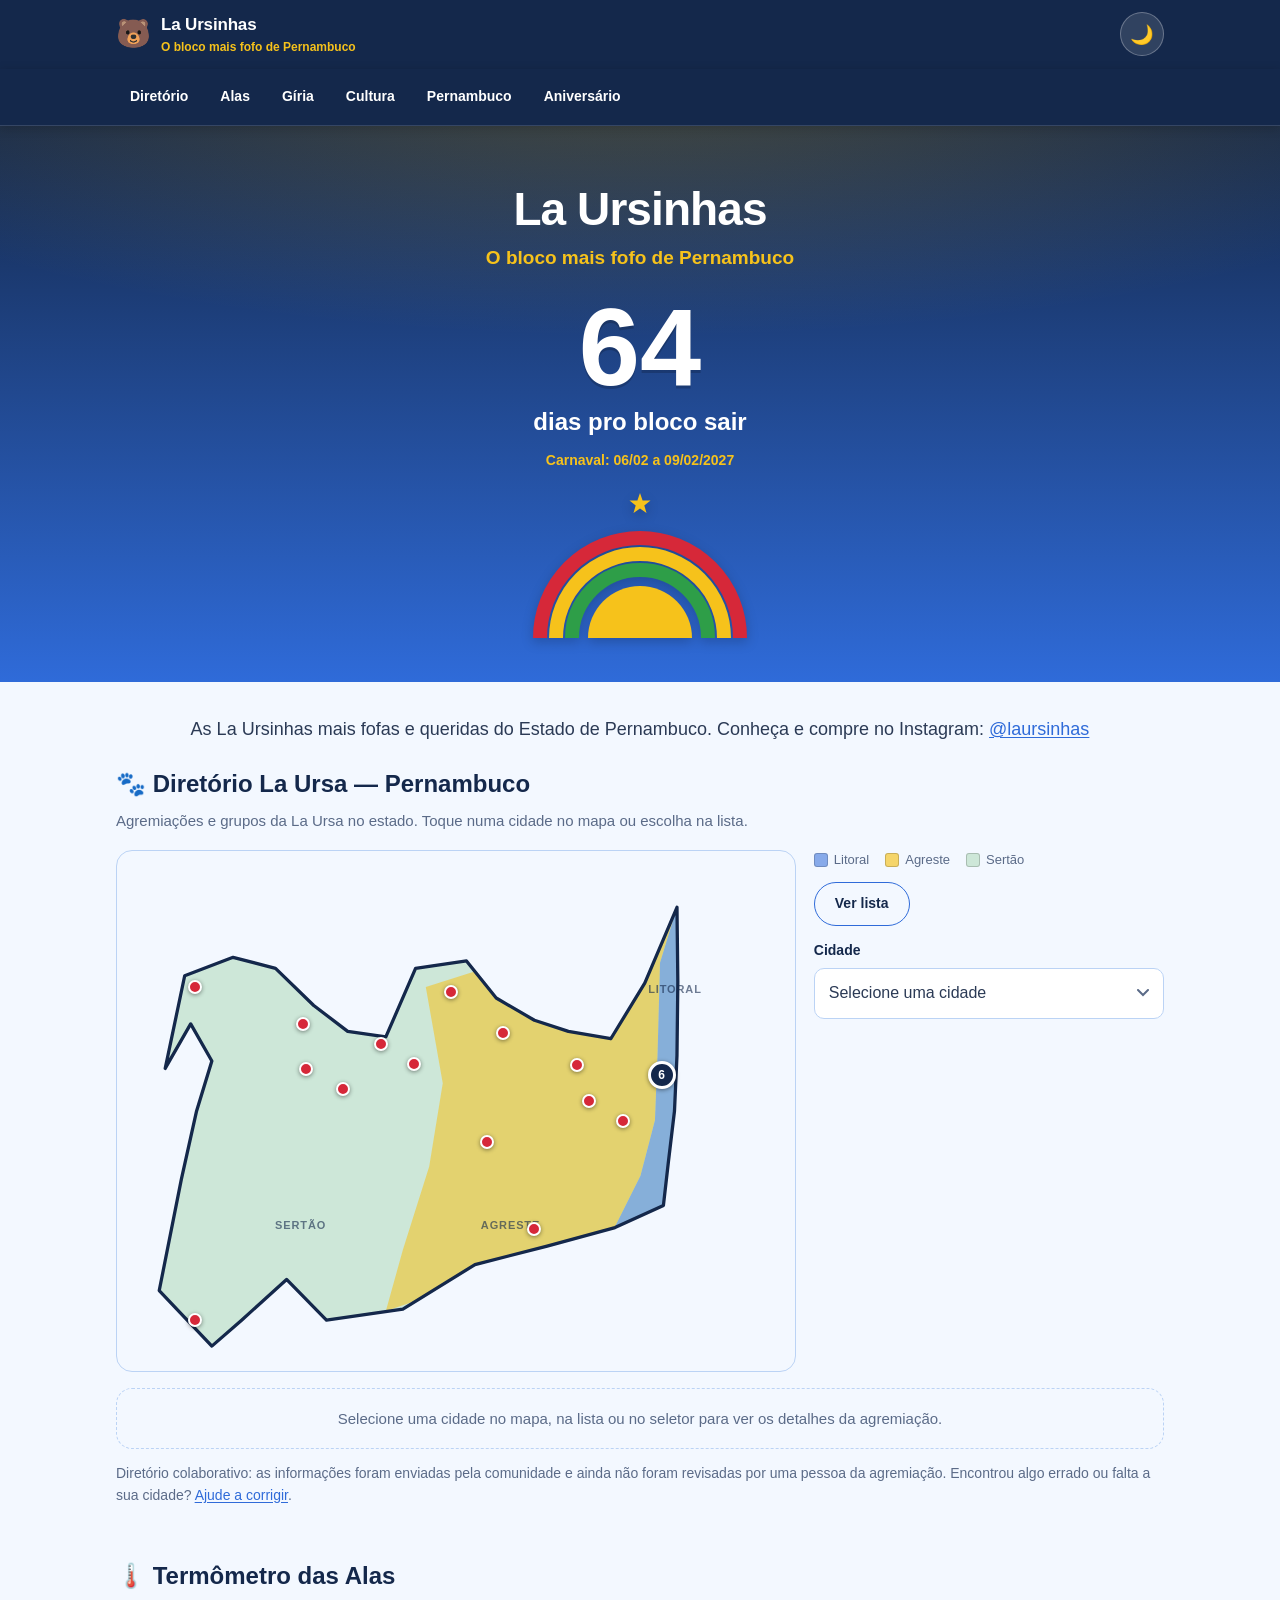
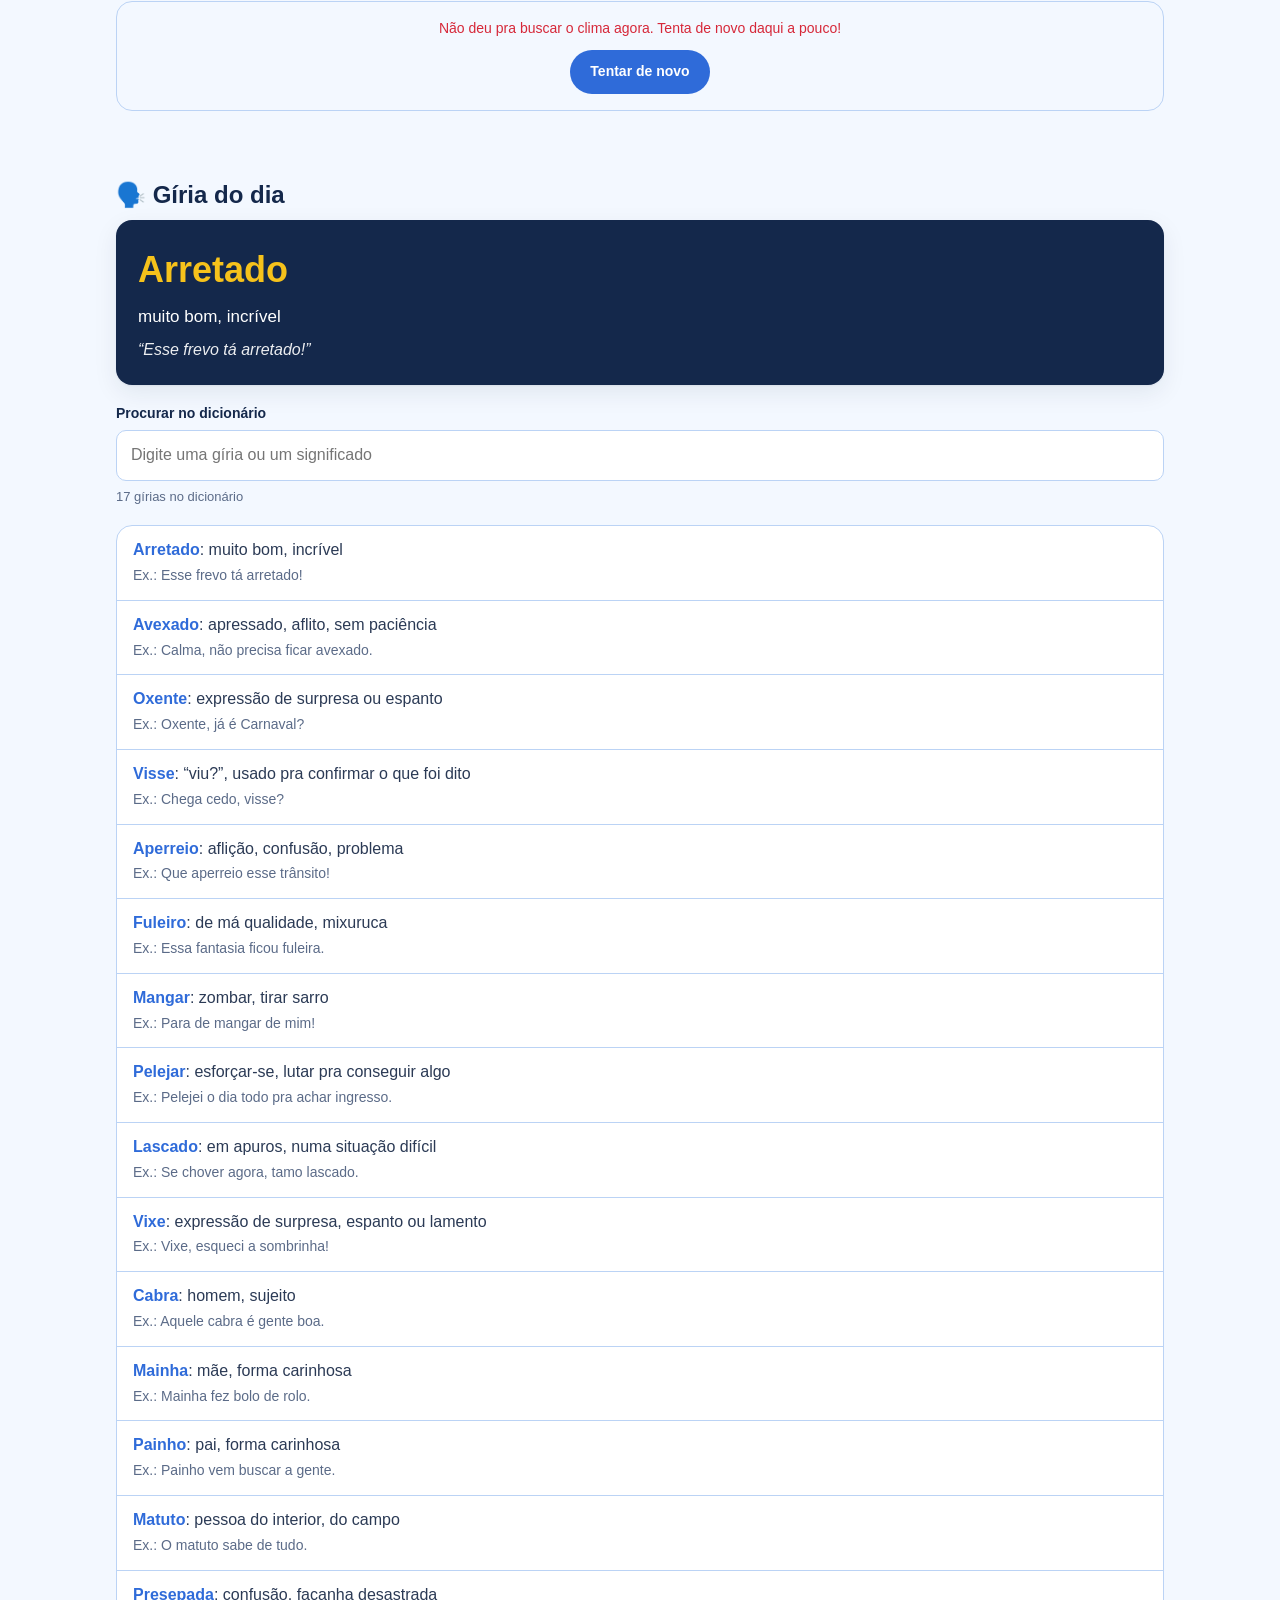
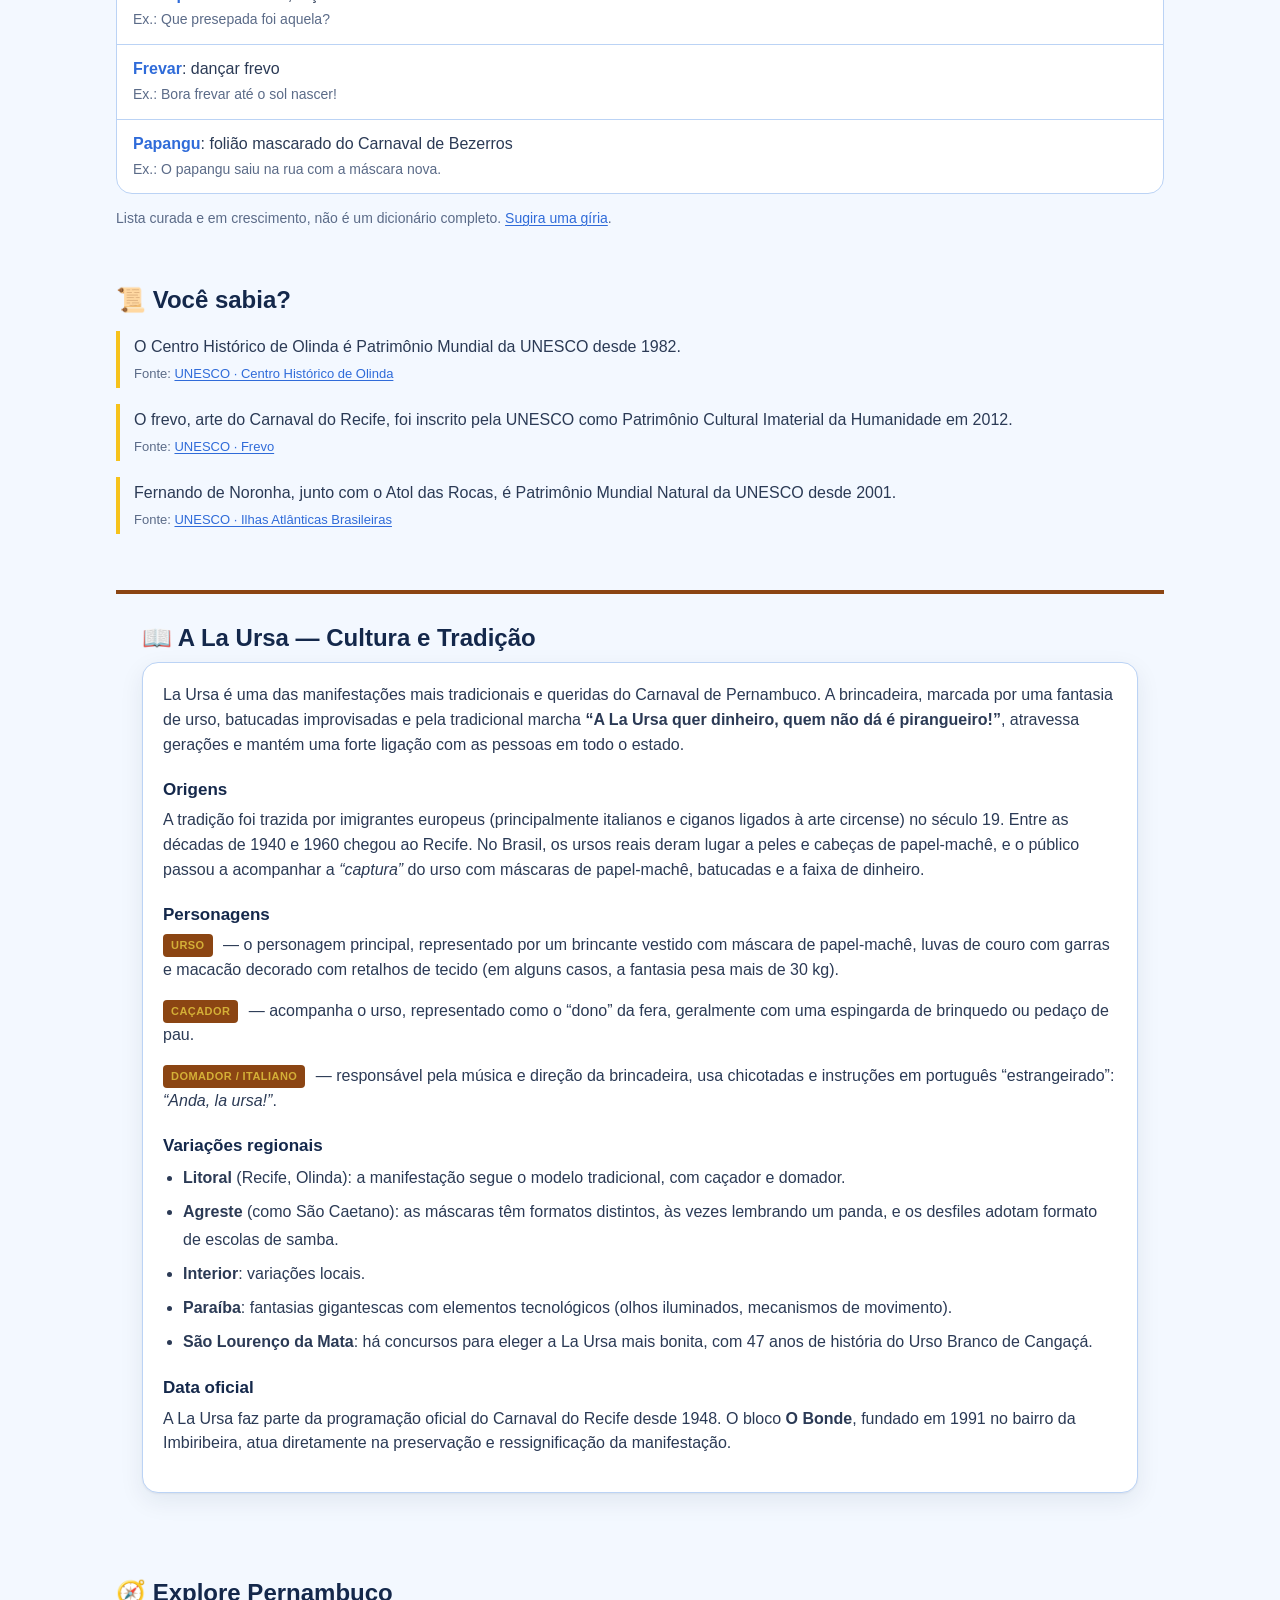
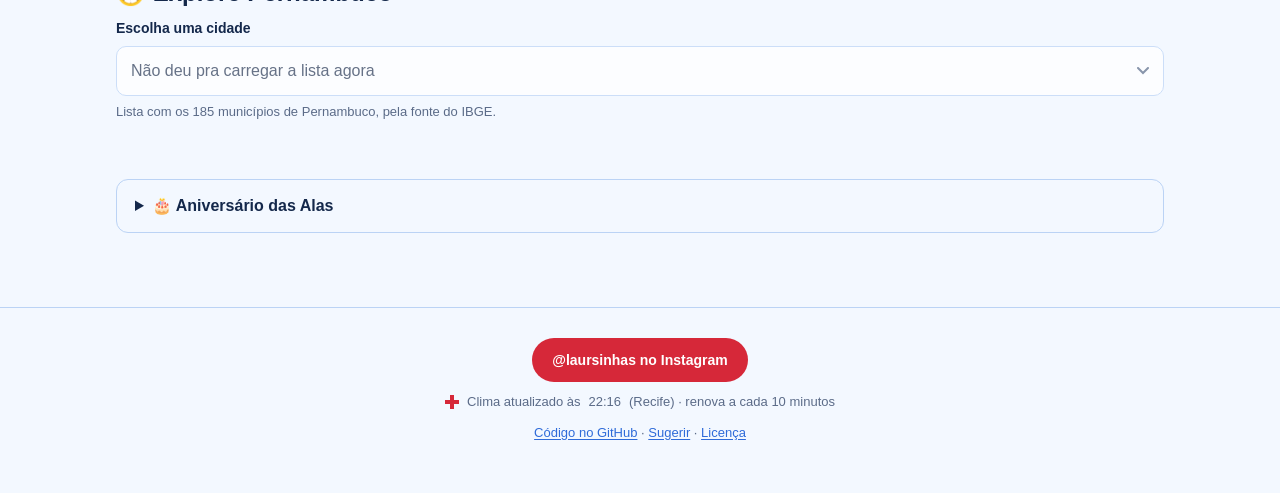
<file: index.html>
<!DOCTYPE html>
<html lang="pt-BR">
<head>
<meta charset="utf-8">
<meta name="viewport" content="width=device-width, initial-scale=1, viewport-fit=cover">
<title>La Ursinhas · O bloco mais fofo de Pernambuco</title>
<meta name="description" content="Contagem pro Carnaval, clima, gíria do dia e roteiros por Pernambuco, com La Ursa e o universo cultural do Carnaval pernambucano.">
<link rel="canonical" href="https://laursinhas.xyz/">
<link rel="icon" href="data:image/svg+xml,%3Csvg xmlns='http://www.w3.org/2000/svg' viewBox='0 0 100 100'%3E%3Ctext y='.9em' font-size='90'%3E%F0%9F%90%BB%3C/text%3E%3C/svg%3E">
<link rel="apple-touch-icon" href="assets/icon-180.png">
<link rel="manifest" href="site.webmanifest">
<meta name="theme-color" content="#2F6BD9" media="(prefers-color-scheme: light)">
<meta name="theme-color" content="#0E1726" media="(prefers-color-scheme: dark)">
<meta name="color-scheme" content="light dark">

<meta property="og:type" content="website">
<meta property="og:locale" content="pt_BR">
<meta property="og:site_name" content="La Ursinhas">
<meta property="og:url" content="https://laursinhas.xyz/">
<meta property="og:title" content="La Ursinhas · O bloco mais fofo de Pernambuco">
<meta property="og:description" content="Contagem pro Carnaval, clima, gíria do dia e roteiros por Pernambuco, com La Ursa.">
<meta property="og:image" content="https://laursinhas.xyz/assets/og.png">
<meta property="og:image:width" content="1200">
<meta property="og:image:height" content="630">
<meta property="og:image:alt" content="La Ursinhas — o bloco mais fofo de Pernambuco">
<meta name="twitter:card" content="summary_large_image">
<meta name="twitter:title" content="La Ursinhas · O bloco mais fofo de Pernambuco">
<meta name="twitter:description" content="Contagem pro Carnaval, clima, gíria do dia e roteiros por Pernambuco.">
<meta name="twitter:image" content="https://laursinhas.xyz/assets/og.png">

<link rel="preconnect" href="https://api.open-meteo.com" crossorigin>
<link rel="preconnect" href="https://geocoding-api.open-meteo.com" crossorigin>
<link rel="preconnect" href="https://servicodados.ibge.gov.br" crossorigin>
<link rel="stylesheet" href="assets/css/style.css">

<script type="application/ld+json">
{
  "@context": "https://schema.org",
  "@type": "WebSite",
  "name": "La Ursinhas",
  "alternateName": "La Ursa",
  "url": "https://laursinhas.xyz/",
  "description": "Contagem pro Carnaval, clima, gíria do dia e roteiros por Pernambuco, com La Ursa.",
  "inLanguage": "pt-BR",
  "image": "https://laursinhas.xyz/assets/og.png",
  "sameAs": ["https://instagram.com/laursinhas"],
  "publisher": {
    "@type": "Organization",
    "name": "La Ursinhas",
    "url": "https://laursinhas.xyz/",
    "sameAs": ["https://instagram.com/laursinhas"]
  }
}
</script>
</head>
<body>
<a class="pular-para-conteudo" href="#conteudo">Pular para o conteúdo</a>

<header class="cabecalho">
  <div class="cabecalho__interno">
    <p class="cabecalho__marca">
      <span class="cabecalho__urso" aria-hidden="true">🐻</span>
      <span>
        <span class="cabecalho__nome">La Ursinhas</span>
        <span class="cabecalho__selo">O bloco mais fofo de Pernambuco</span>
      </span>
    </p>
    <button type="button" id="tema-botao" class="botao-icone" aria-pressed="false" title="Alternar entre tema claro e escuro">
      <span aria-hidden="true" data-tema-icone>🌙</span>
      <span class="sr-only">Alternar tema</span>
    </button>
  </div>
</header>

<nav class="navegacao" aria-label="Seções do site">
  <div class="navegacao__interno">
    <a href="#diretório">Diretório</a>
    <a href="#alas">Alas</a>
    <a href="#gíria">Gíria</a>
    <a href="#cultura">Cultura</a>
    <a href="#pernambuco">Pernambuco</a>
    <a href="#aniversário">Aniversário</a>
  </div>
</nav>

<main id="conteudo">

  <section class="heroi">
    <h1 class="heroi__titulo">La Ursinhas</h1>
    <p class="heroi__subtitulo">O bloco mais fofo de Pernambuco</p>

    <div class="contagem" aria-live="polite">
      <div class="contagem__numero" id="contagem-numero">…</div>
      <div class="contagem__linha" id="contagem-linha"></div>
      <p class="contagem__periodo">Carnaval: <span id="contagem-periodo">—</span></p>
    </div>

    <svg class="emblema" viewBox="0 -18 240 152" role="img" aria-label="Emblema do bloco: arco-íris com uma estrela, inspirados na bandeira de Pernambuco">
      <path d="M20 130A100 100 0 0 1 220 130" fill="none" stroke="#D62839" stroke-width="14"/>
      <path d="M36 130A84 84 0 0 1 204 130" fill="none" stroke="#F6C21B" stroke-width="14"/>
      <path d="M52 130A68 68 0 0 1 188 130" fill="none" stroke="#2E9E48" stroke-width="14"/>
      <path d="M68 130A52 52 0 0 1 172 130Z" fill="#F6C21B"/>
      <polygon points="120,-15 117.4,-7.6 109.5,-7.4 115.7,-2.6 113.5,4.9 120,0.5 126.5,4.9 124.3,-2.6 130.5,-7.4 122.6,-7.6" fill="#F6C21B"/>
    </svg>
  </section>

  <div class="conteudo">

    <p class="introducao">
      As La Ursinhas mais fofas e queridas do Estado de Pernambuco. Conheça e compre no Instagram:
      <a href="https://instagram.com/laursinhas">@laursinhas</a>
    </p>

    <!-- ───────────── Diretório La Ursa ───────────── -->
    <section class="secao" id="diretório">
      <h2 class="secao__titulo">🐾 Diretório La Ursa — Pernambuco</h2>
      <p class="secao__resumo">
        Agremiações e grupos da La Ursa no estado. Toque numa cidade no mapa ou escolha na lista.
      </p>

      <div class="mapa">
        <div class="mapa__grafico">
          <svg class="mapa__svg" viewBox="0 0 1000 760" role="img" aria-labelledby="mapa-titulo mapa-desc">
            <title id="mapa-titulo">Mapa ilustrativo de Pernambuco</title>
            <desc id="mapa-desc">Mapa estilizado do estado de Pernambuco dividido em Litoral, Agreste e Sertão, com pontos indicando cidades que têm grupos de La Ursa.</desc>
            <defs>
              <clipPath id="recorte-pernambuco">
                <path d="M 836.1 70.4 L 837.4 183.0 L 836.1 295.6 L 832.3 380.0 L 823.2 456.0 L 815.5 523.6 L 741.9 557.3 L 638.7 585.5 L 529.0 613.6 L 419.4 681.2 L 303.2 698.1 L 242.6 636.1 L 174.2 698.1 L 129.0 737.5 L 49.0 653.0 L 82.6 484.1 L 105.8 380.0 L 129.0 304.0 L 96.8 247.7 L 58.1 315.3 L 87.7 174.5 L 161.3 146.4 L 225.8 163.3 L 283.9 219.6 L 335.5 259.0 L 393.5 267.4 L 438.7 163.3 L 516.1 152.0 L 561.3 208.3 L 619.4 242.1 L 671.0 259.0 L 735.5 270.2 L 787.1 185.8 Z"/>
              </clipPath>
            </defs>
            <g clip-path="url(#recorte-pernambuco)">
              <rect width="1000" height="760" fill="#CDE7D8"/>
              <path d="M 836.1 70.4 L 810.3 154.8 L 806.5 295.6 L 802.6 394.1 L 780.6 478.5 L 735.5 568.6 L 393.5 684.0 L 419.4 591.1 L 459.4 464.4 L 480.0 337.8 L 454.2 191.4 Z" fill="#F6C21B" opacity=".55"/>
              <path d="M 836.1 70.4 L 810.3 154.8 L 806.5 295.6 L 802.6 394.1 L 780.6 478.5 L 735.5 568.6 L 1000.0 760.0 L 1000.0 0.0 Z" fill="#2F6BD9" opacity=".45"/>
            </g>
            <path d="M 836.1 70.4 L 837.4 183.0 L 836.1 295.6 L 832.3 380.0 L 823.2 456.0 L 815.5 523.6 L 741.9 557.3 L 638.7 585.5 L 529.0 613.6 L 419.4 681.2 L 303.2 698.1 L 242.6 636.1 L 174.2 698.1 L 129.0 737.5 L 49.0 653.0 L 82.6 484.1 L 105.8 380.0 L 129.0 304.0 L 96.8 247.7 L 58.1 315.3 L 87.7 174.5 L 161.3 146.4 L 225.8 163.3 L 283.9 219.6 L 335.5 259.0 L 393.5 267.4 L 438.7 163.3 L 516.1 152.0 L 561.3 208.3 L 619.4 242.1 L 671.0 259.0 L 735.5 270.2 L 787.1 185.8 Z" fill="none" stroke="#14284B" stroke-width="5" stroke-linejoin="round"/>
          </svg>

          <span class="mapa__regiao mapa__regiao--litoral" style="left:82.32%;top:26.67%">Litoral</span>
          <span class="mapa__regiao mapa__regiao--agreste" style="left:58.06%;top:72.22%">Agreste</span>
          <span class="mapa__regiao mapa__regiao--sertao" style="left:27.10%;top:72.22%">Sertão</span>

          <div class="mapa__marcadores" id="mapa-marcadores"><!-- preenchido pelo app.js --></div>
        </div>

        <div class="mapa__lateral">
          <p class="mapa__legenda">
            <span class="mapa__legenda-item"><i class="mapa__cor mapa__cor--litoral"></i>Litoral</span>
            <span class="mapa__legenda-item"><i class="mapa__cor mapa__cor--agreste"></i>Agreste</span>
            <span class="mapa__legenda-item"><i class="mapa__cor mapa__cor--sertao"></i>Sertão</span>
          </p>

          <div class="mapa__troca">
            <button type="button" class="botao botao--contorno" id="btn-mapa-lista" aria-expanded="false" aria-controls="painel-lista-ursa">Ver lista</button>
          </div>

          <div id="painel-lista-ursa" class="painel-lista" hidden>
            <p class="painel-lista__titulo" id="lista-ursa-titulo">Todas as cidades</p>
            <ul class="painel-lista__itens" id="lista-ursa"></ul>
            <button type="button" class="botao botao--contorno painel-lista__todas" id="lista-ursa-todas" hidden>Ver todas as cidades</button>
          </div>

          <div class="campo">
            <label for="cidade-ursa">Cidade</label>
            <select id="cidade-ursa">
              <option value="">Selecione uma cidade</option>
            </select>
          </div>
        </div>
      </div>

      <div class="detalhe" id="detalhe-ursa" aria-live="polite">
        <p class="vazio">Selecione uma cidade no mapa, na lista ou no seletor para ver os detalhes da agremiação.</p>
      </div>

      <p class="nota">
        Diretório colaborativo: as informações foram enviadas pela comunidade e ainda não foram revisadas por uma
        pessoa da agremiação. Encontrou algo errado ou falta a sua cidade?
        <a href="https://github.com/laursinhas/laursinhas/issues/new?title=Cidade%20no%20diret%C3%B3rio%20La%20Ursa" target="_blank" rel="noopener">Ajude a corrigir</a>.
      </p>
    </section>

    <!-- ───────────── Termômetro das Alas ───────────── -->
    <section class="secao" id="alas">
      <h2 class="secao__titulo">🌡️ Termômetro das Alas</h2>
      <div class="grade-alas" id="temperatura-alas" aria-live="polite" aria-busy="true">
        <p class="carregando">Carregando o clima…</p>
      </div>
      <p class="nota" id="estado-clima" role="status"></p>
    </section>

    <!-- ───────────── Gíria do dia ───────────── -->
    <section class="secao" id="gíria">
      <h2 class="secao__titulo">🗣️ Gíria do dia</h2>
      <div class="destaque">
        <div class="destaque__termo" id="gp"></div>
        <div class="destaque__significado" id="gs"></div>
        <div class="destaque__exemplo" id="ge"></div>
      </div>

      <div class="campo">
        <label for="busca">Procurar no dicionário</label>
        <input id="busca" type="search" inputmode="search" autocomplete="off"
               placeholder="Digite uma gíria ou um significado" aria-describedby="contagem-girias">
        <p class="campo__auxiliar" id="contagem-girias" role="status"></p>
      </div>

      <ul class="dicionario" id="lista-girias"></ul>

      <p class="nota">
        Lista curada e em crescimento, não é um dicionário completo.
        <a href="https://github.com/laursinhas/laursinhas/issues/new?title=Sugest%C3%A3o%20de%20g%C3%ADria" target="_blank" rel="noopener">Sugira uma gíria</a>.
      </p>
    </section>

    <!-- ───────────── Você sabia? ───────────── -->
    <section class="secao" id="fatos">
      <h2 class="secao__titulo">📜 Você sabia?</h2>
      <div id="lista-fatos"></div>
    </section>

    <!-- ───────────── La Ursa Cultural ───────────── -->
    <section class="secao secao--cultura" id="cultura">
      <h2 class="secao__titulo">📖 A La Ursa — Cultura e Tradição</h2>
      <div class="cartao">
        <p>La Ursa é uma das manifestações mais tradicionais e queridas do Carnaval de Pernambuco. A brincadeira, marcada por uma fantasia de urso, batucadas improvisadas e pela tradicional marcha <strong>“A La Ursa quer dinheiro, quem não dá é pirangueiro!”</strong>, atravessa gerações e mantém uma forte ligação com as pessoas em todo o estado.</p>

        <h3>Origens</h3>
        <p>A tradição foi trazida por imigrantes europeus (principalmente italianos e ciganos ligados à arte circense) no século 19. Entre as décadas de 1940 e 1960 chegou ao Recife. No Brasil, os ursos reais deram lugar a peles e cabeças de papel-machê, e o público passou a acompanhar a <em>“captura”</em> do urso com máscaras de papel-machê, batucadas e a faixa de dinheiro.</p>

        <h3>Personagens</h3>
        <p>
          <span class="selo-personagem">Urso</span> — o personagem principal, representado por um brincante vestido com máscara de papel-machê, luvas de couro com garras e macacão decorado com retalhos de tecido (em alguns casos, a fantasia pesa mais de 30&nbsp;kg).
        </p>
        <p>
          <span class="selo-personagem">Caçador</span> — acompanha o urso, representado como o “dono” da fera, geralmente com uma espingarda de brinquedo ou pedaço de pau.
        </p>
        <p>
          <span class="selo-personagem">Domador / Italiano</span> — responsável pela música e direção da brincadeira, usa chicotadas e instruções em português “estrangeirado”: <em>“Anda, la ursa!”</em>.
        </p>

        <h3>Variações regionais</h3>
        <ul class="lista-marcada">
          <li><strong>Litoral</strong> (Recife, Olinda): a manifestação segue o modelo tradicional, com caçador e domador.</li>
          <li><strong>Agreste</strong> (como São Caetano): as máscaras têm formatos distintos, às vezes lembrando um panda, e os desfiles adotam formato de escolas de samba.</li>
          <li><strong>Interior</strong>: variações locais.</li>
          <li><strong>Paraíba</strong>: fantasias gigantescas com elementos tecnológicos (olhos iluminados, mecanismos de movimento).</li>
          <li><strong>São Lourenço da Mata</strong>: há concursos para eleger a La Ursa mais bonita, com 47 anos de história do Urso Branco de Cangaçá.</li>
        </ul>

        <h3>Data oficial</h3>
        <p>A La Ursa faz parte da programação oficial do Carnaval do Recife desde 1948. O bloco <strong>O Bonde</strong>, fundado em 1991 no bairro da Imbiribeira, atua diretamente na preservação e ressignificação da manifestação.</p>
      </div>
    </section>

    <!-- ───────────── Explore Pernambuco ───────────── -->
    <section class="secao" id="pernambuco">
      <h2 class="secao__titulo">🧭 Explore Pernambuco</h2>
      <div class="campo">
        <label for="cidade-pe">Escolha uma cidade</label>
        <select id="cidade-pe" aria-describedby="cidade-pe-ajuda">
          <option value="">Carregando cidades…</option>
        </select>
        <p class="campo__auxiliar" id="cidade-pe-ajuda">Lista com os 185 municípios de Pernambuco, pela fonte do IBGE.</p>
      </div>
      <div id="roteiro" aria-live="polite" aria-busy="false"></div>
    </section>

    <!-- ───────────── Aniversário das Alas ───────────── -->
    <section class="secao" id="aniversário">
      <details class="dobravel">
        <summary>🎂 Aniversário das Alas</summary>
        <ul id="aniversarios"></ul>
      </details>
    </section>

  </div>
</main>

<footer class="rodape">
  <p>
    <a class="botao botao--primario" href="https://instagram.com/laursinhas" target="_blank" rel="noopener">@laursinhas no Instagram</a>
  </p>
  <p class="rodape__cru"><span class="cruz" aria-hidden="true"></span>Clima atualizado às <span id="hora">--:--</span> (Recife) · renova a cada 10 minutos</p>
  <p class="rodape__links">
    <a href="https://github.com/laursinhas/laursinhas" target="_blank" rel="noopener">Código no GitHub</a>
    ·
    <a href="https://github.com/laursinhas/laursinhas/issues/new?title=Sugest%C3%A3o" target="_blank" rel="noopener">Sugerir</a>
    ·
    <a href="https://github.com/laursinhas/laursinhas/blob/main/LICENSE" target="_blank" rel="noopener">Licença</a>
  </p>
</footer>

<noscript>
  <div class="sem-js">
    <p><strong>Este site usa JavaScript</strong> para buscar o clima do Recife, contar os dias pro Carnaval e
    montar o roteiro de cada cidade. Sem ele, a página mostra só o conteúdo fixo.</p>
  </div>
</noscript>

<script src="assets/js/app.js" defer></script>
</body>
</html>
</file>
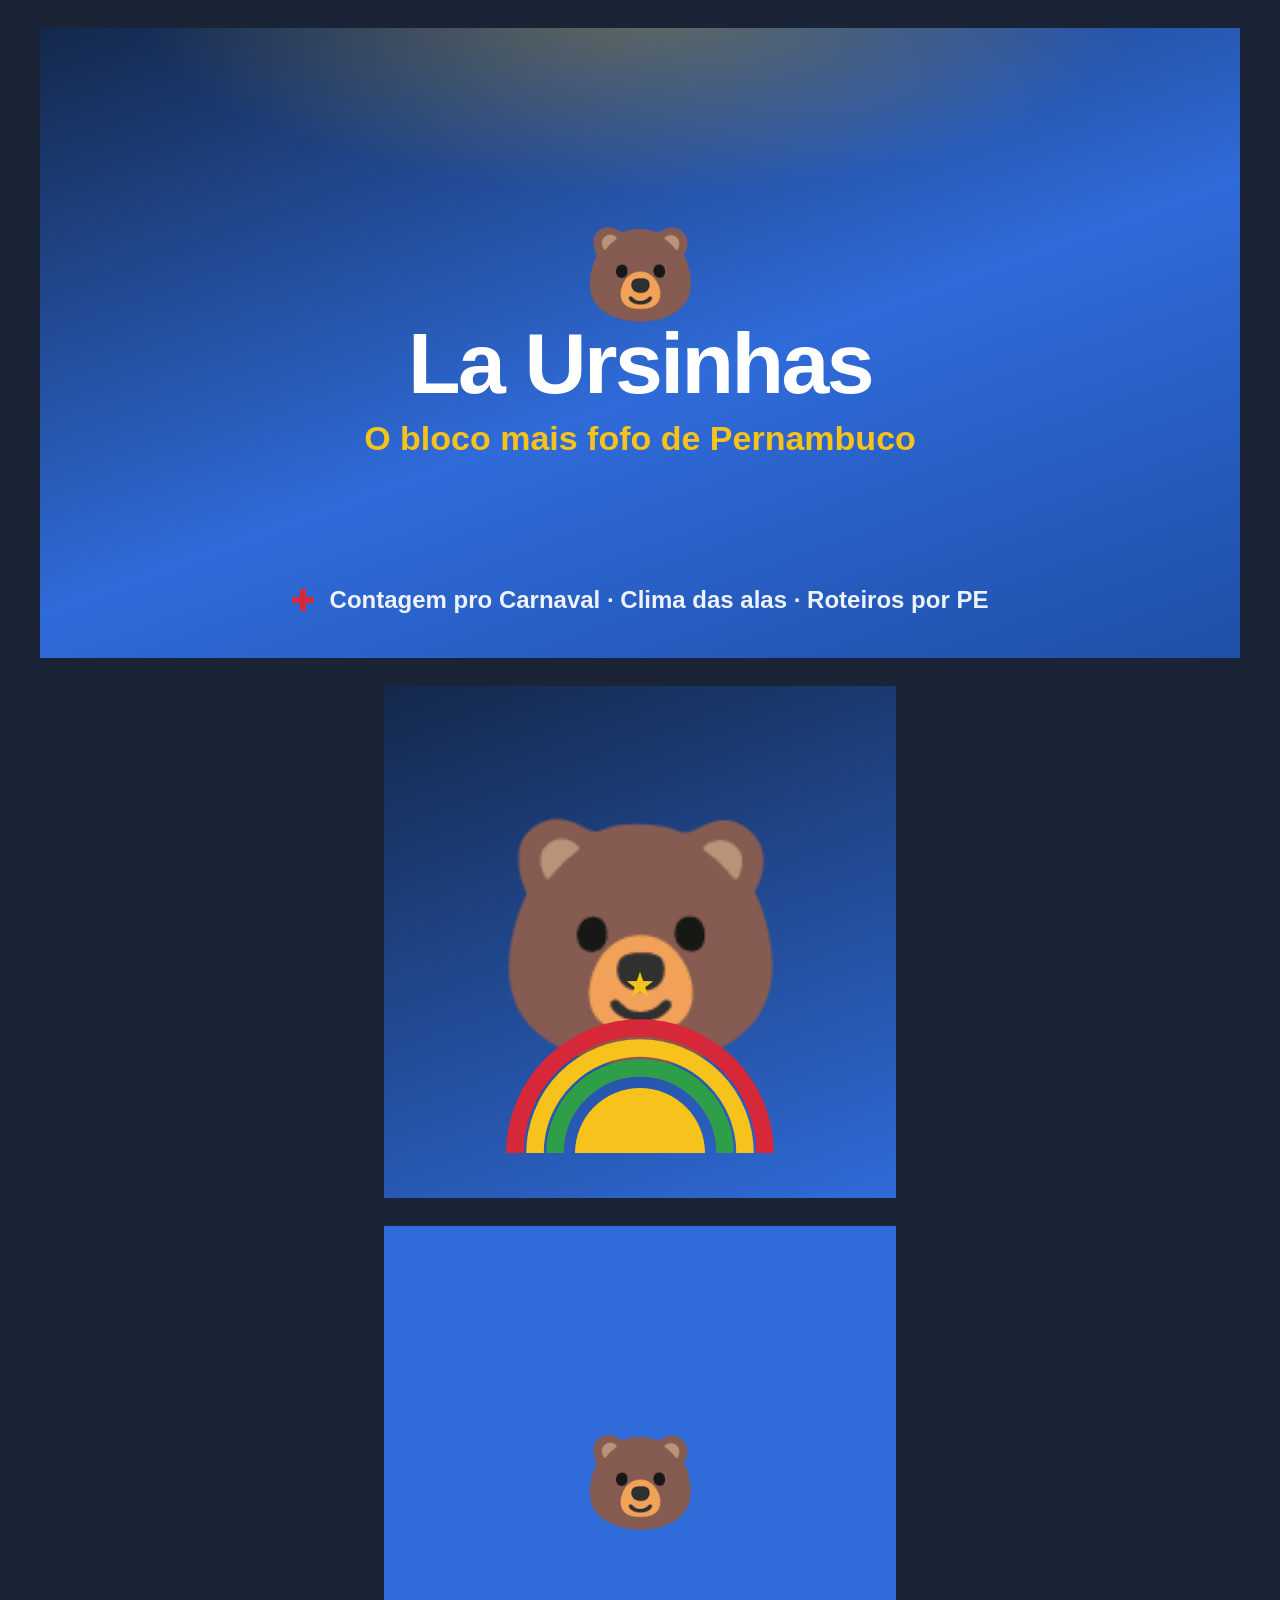
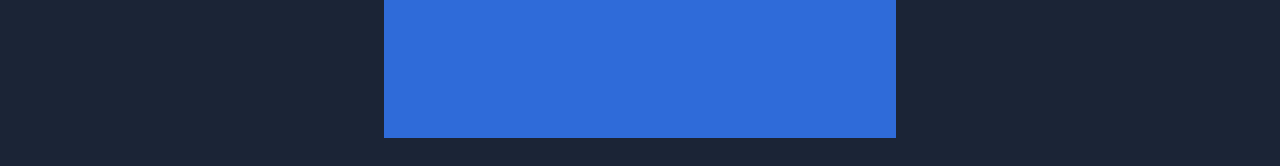
<file: assets/og-card.html>
<!DOCTYPE html>
<html lang="pt-BR">
<head>
<meta charset="utf-8">
<title>La Ursinhas — cartão social</title>
<!--
  Fonte do assets/og.png, assets/icon-180.png e assets/icon-512.png.

  Para regerar: abra este arquivo no navegador e salve a captura de tela
  (1200x630 para o og.png). Os ícones saem das mesmas formas, quadradas.

  Nada aqui é carregado da rede — o cartão é 100% HTML + SVG local.
-->
<style>
  :root {
    --azul: #2F6BD9;
    --azul-esc: #14284B;
    --amarelo: #F6C21B;
    --vermelho: #D62839;
    --verde: #2E9E48;
  }
  * { box-sizing: border-box; }
  body {
    margin: 0;
    background: #1b2436;
    font-family: "Segoe UI", -apple-system, BlinkMacSystemFont, Roboto, Helvetica, Arial, sans-serif;
    display: flex;
    flex-direction: column;
    align-items: center;
    gap: 28px;
    padding: 28px;
  }
  .cartao {
    position: relative;
    width: 1200px;
    height: 630px;
    overflow: hidden;
    background: linear-gradient(160deg, var(--azul-esc) 0%, var(--azul) 55%, #1f4fa8 100%);
    color: #fff;
    display: flex;
    flex-direction: column;
    align-items: center;
    justify-content: center;
    text-align: center;
    isolation: isolate;
  }
  .cartao::before {
    content: "";
    position: absolute;
    inset: 0;
    background: radial-gradient(60% 45% at 50% -5%, rgba(246, 194, 27, .32), transparent 70%);
    z-index: -1;
  }
  .emblema { width: 300px; margin-bottom: 6px; }
  h1 {
    margin: 0;
    font-size: 86px;
    font-weight: 800;
    letter-spacing: -.03em;
    line-height: 1.02;
  }
  .sub {
    margin: 12px 0 0;
    font-size: 34px;
    font-weight: 700;
    color: var(--amarelo);
  }
  .rodape-card {
    position: absolute;
    bottom: 44px;
    left: 0; right: 0;
    display: flex;
    align-items: center;
    justify-content: center;
    gap: 16px;
    font-size: 24px;
    font-weight: 600;
    color: rgba(255, 255, 255, .92);
  }
  .cruz {
    width: 22px; height: 22px;
    background:
      linear-gradient(var(--vermelho), var(--vermelho)) center/6px 100% no-repeat,
      linear-gradient(var(--vermelho), var(--vermelho)) center/100% 6px no-repeat;
  }
  .urso { font-size: 92px; line-height: 1; }

  .icone {
    width: 512px;
    height: 512px;
    border-radius: 0;
    overflow: hidden;
    position: relative;
    background: linear-gradient(160deg, var(--azul-esc) 0%, var(--azul) 100%);
    display: flex;
    align-items: center;
    justify-content: center;
  }
  .icone .urso { font-size: 240px; }
  .icone .emblema { width: 300px; position: absolute; bottom: 40px; margin: 0; }
  .icone--mask {
    width: 512px; height: 512px;
    background: var(--azul);
    border-radius: 0;
    display: flex;
    align-items: center;
    justify-content: center;
  }
</style>
</head>
<body>

<div class="cartao">
  <div class="urso" aria-hidden="true">🐻</div>
  <h1>La Ursinhas</h1>
  <p class="sub">O bloco mais fofo de Pernambuco</p>
  <div class="rodape-card">
    <span class="cruz" aria-hidden="true"></span>
    <span>Contagem pro Carnaval · Clima das alas · Roteiros por PE</span>
  </div>
</div>

<div class="icone">
  <div class="urso" aria-hidden="true">🐻</div>
  <svg class="emblema" viewBox="0 -18 240 152" aria-hidden="true">
    <path d="M20 130A100 100 0 0 1 220 130" fill="none" stroke="#D62839" stroke-width="14"/>
    <path d="M36 130A84 84 0 0 1 204 130" fill="none" stroke="#F6C21B" stroke-width="14"/>
    <path d="M52 130A68 68 0 0 1 188 130" fill="none" stroke="#2E9E48" stroke-width="14"/>
    <path d="M68 130A52 52 0 0 1 172 130Z" fill="#F6C21B"/>
    <polygon points="120,-15 117.4,-7.6 109.5,-7.4 115.7,-2.6 113.5,4.9 120,0.5 126.5,4.9 124.3,-2.6 130.5,-7.4 122.6,-7.6" fill="#F6C21B"/>
  </svg>
</div>

<div class="icone--mask">
  <div class="urso" aria-hidden="true">🐻</div>
</div>

</body>
</html>
</file>
<file: assets/css/style.css>
/* ==========================================================================
   La Ursinhas — folha de estilo única
   Mobile-first. Tokens em :root, tema escuro via prefers-color-scheme e
   pelo botão de tema ([data-theme] no <html>).
   ========================================================================== */

/* --------------------------------------------------------------------------
   1. Tokens
   -------------------------------------------------------------------------- */
:root {
  --azul:        #2F6BD9;
  --azul-esc:    #14284B;
  --azul-fundo:  #14284B;
  --amarelo:     #F6C21B;
  --vermelho:    #D62839;
  --verde:       #2E9E48;

  --fundo:       #F3F8FF;
  --superficie:  #FFFFFF;
  --superficie-2:#F3F8FF;
  --borda:       #BBD3F5;
  --borda-forte: #2F6BD9;
  --texto:       #2B3A55;
  --suave:       #5B6B88;
  --ursa-marrão: #8B4513;
  --ursa-ouro:   #D4AF37;
  --ursa-branco: #F5F5F5;

  --sombra:      0 1px 2px rgba(16, 32, 64, .06), 0 8px 24px rgba(16, 32, 64, .08);
  --sombra-alta: 0 2px 6px rgba(16, 32, 64, .10), 0 18px 48px rgba(16, 32, 64, .16);

  --raio:        16px;
  --raio-p:      10px;
  --largura:     1080px;
  --transicao:   180ms ease;

  --cor-foco:    #0B3FA8;
  color-scheme: light;
}

@media (prefers-color-scheme: dark) {
  :root:not([data-theme="light"]) {
    --fundo:       #0B1220;
    --superficie:  #141F33;
    --superficie-2:#101A2B;
    --borda:       #2C405F;
    --borda-forte: #7AA7F5;
    --texto:       #E7EEF9;
    --suave:       #A6B7D2;
    --azul:        #7AA7F5;
    --azul-esc:    #AEC8FF;
    --azul-fundo:  #0F1A2C;
    --vermelho:    #FF6E7C;
    --verde:       #4ECB71;
    --ursa-ouro:   #F0D071;
    --sombra:      0 1px 2px rgba(0, 0, 0, .40), 0 8px 24px rgba(0, 0, 0, .34);
    --sombra-alta: 0 2px 6px rgba(0, 0, 0, .50), 0 18px 48px rgba(0, 0, 0, .46);
    --cor-foco:    #F6C21B;
    color-scheme: dark;
  }
}

:root[data-theme="dark"] {
  --fundo:       #0B1220;
  --superficie:  #141F33;
  --superficie-2:#101A2B;
  --borda:       #2C405F;
  --borda-forte: #7AA7F5;
  --texto:       #E7EEF9;
  --suave:       #A6B7D2;
  --azul:        #7AA7F5;
  --azul-esc:    #AEC8FF;
  --azul-fundo:  #0F1A2C;
  --vermelho:    #FF6E7C;
  --verde:       #4ECB71;
  --ursa-ouro:   #F0D071;
  --sombra:      0 1px 2px rgba(0, 0, 0, .40), 0 8px 24px rgba(0, 0, 0, .34);
  --sombra-alta: 0 2px 6px rgba(0, 0, 0, .50), 0 18px 48px rgba(0, 0, 0, .46);
  --cor-foco:    #F6C21B;
  color-scheme: dark;
}

/* --------------------------------------------------------------------------
   2. Base
   -------------------------------------------------------------------------- */
*, *::before, *::after { box-sizing: border-box; }

html {
  -webkit-text-size-adjust: 100%;
  scroll-behavior: smooth;
  scroll-padding-top: 112px;
}

body {
  margin: 0;
  font-family: "Segoe UI", -apple-system, BlinkMacSystemFont, Roboto, Helvetica, Arial, sans-serif;
  font-size: 16px;
  line-height: 1.55;
  background: var(--fundo);
  color: var(--texto);
  overflow-wrap: break-word;
  -webkit-font-smoothing: antialiased;
}

h1, h2, h3 { line-height: 1.2; text-wrap: balance; }
p { margin: 0 0 1em; }
img, svg { max-width: 100%; }

a { color: var(--azul); text-underline-offset: 2px; }
a:hover { text-decoration-thickness: 2px; }

:focus-visible {
  outline: 3px solid var(--cor-foco);
  outline-offset: 2px;
  border-radius: 4px;
}

.sr-only {
  position: absolute !important;
  width: 1px; height: 1px;
  padding: 0; margin: -1px;
  overflow: hidden;
  clip: rect(0 0 0 0);
  clip-path: inset(50%);
  white-space: nowrap;
  border: 0;
}

.pular-para-conteudo {
  position: absolute;
  left: 8px; top: -100px;
  z-index: 100;
  padding: 12px 18px;
  background: var(--superficie);
  color: var(--azul-esc);
  border: 2px solid var(--borda-forte);
  border-radius: var(--raio-p);
  font-weight: 700;
  text-decoration: none;
  transition: top var(--transicao);
}
.pular-para-conteudo:focus { top: 8px; }

/* --------------------------------------------------------------------------
   3. Cabeçalho e navegação
   -------------------------------------------------------------------------- */
.cabecalho {
  background: var(--azul-fundo);
  color: #fff;
  padding-top: env(safe-area-inset-top);
}
.cabecalho__interno {
  max-width: var(--largura);
  margin: 0 auto;
  padding: 12px max(16px, env(safe-area-inset-right)) 12px max(16px, env(safe-area-inset-left));
  display: flex;
  align-items: center;
  justify-content: space-between;
  gap: 12px;
}
.cabecalho__marca {
  display: flex;
  align-items: center;
  gap: 10px;
  margin: 0;
  min-width: 0;
}
.cabecalho__urso { font-size: 28px; line-height: 1; }
.cabecalho__nome {
  display: block;
  font-weight: 800;
  font-size: 17px;
  letter-spacing: -.01em;
}
.cabecalho__selo {
  display: block;
  font-size: 12px;
  color: var(--amarelo);
  font-weight: 600;
}
.botao-icone {
  flex: 0 0 auto;
  min-width: 44px; min-height: 44px;
  display: inline-grid;
  place-items: center;
  font-size: 19px;
  background: rgba(255, 255, 255, .12);
  border: 1px solid rgba(255, 255, 255, .28);
  border-radius: 50%;
  color: #fff;
  cursor: pointer;
  transition: background var(--transicao), transform var(--transicao);
}
.botao-icone:hover { background: rgba(255, 255, 255, .24); }
.botao-icone:active { transform: scale(.94); }

.navegacao {
  position: sticky;
  top: 0;
  z-index: 40;
  background: var(--azul-fundo);
  border-bottom: 1px solid rgba(255, 255, 255, .14);
  box-shadow: 0 2px 10px rgba(0, 0, 0, .18);
}
.navegacao__interno {
  max-width: var(--largura);
  margin: 0 auto;
  padding: 6px max(16px, env(safe-area-inset-right)) 6px max(16px, env(safe-area-inset-left));
  display: flex;
  gap: 4px;
  overflow-x: auto;
  scrollbar-width: none;
  -ms-overflow-style: none;
  scroll-snap-type: x proximity;
}
.navegacao__interno::-webkit-scrollbar { display: none; }
.navegacao a {
  flex: 0 0 auto;
  scroll-snap-align: start;
  display: inline-flex;
  align-items: center;
  min-height: 44px;
  padding: 0 14px;
  border-radius: 999px;
  color: #fff;
  font-size: 14px;
  font-weight: 600;
  text-decoration: none;
  white-space: nowrap;
  transition: background var(--transicao);
}
.navegacao a:hover { background: rgba(255, 255, 255, .16); }
.navegacao a:focus-visible { outline-color: var(--amarelo); }

/* --------------------------------------------------------------------------
   4. Herói / contagem
   -------------------------------------------------------------------------- */
.heroi {
  background:
    radial-gradient(120% 80% at 50% -10%, rgba(246, 194, 27, .22), transparent 60%),
    linear-gradient(180deg, var(--azul-fundo) 0%, var(--azul) 100%);
  color: #fff;
  text-align: center;
  padding: 40px max(16px, env(safe-area-inset-right)) 30px max(16px, env(safe-area-inset-left));
}
.heroi__titulo {
  margin: 0;
  font-size: clamp(30px, 7vw, 46px);
  font-weight: 800;
  letter-spacing: -.02em;
}
.heroi__subtitulo {
  margin: 6px 0 22px;
  font-size: clamp(15px, 3.6vw, 19px);
  color: var(--amarelo);
  font-weight: 700;
}
.contagem { margin-bottom: 6px; }
.contagem__numero {
  font-size: clamp(60px, 17vw, 110px);
  font-weight: 800;
  line-height: .95;
  color: #fff;
  text-shadow: 0 3px 0 rgba(0, 0, 0, .18);
}
.contagem__linha {
  font-size: clamp(17px, 4vw, 24px);
  font-weight: 600;
  margin-top: 4px;
}
.contagem__periodo {
  margin: 10px 0 0;
  font-size: 14px;
  color: var(--amarelo);
  font-weight: 700;
}
.emblema {
  display: block;
  width: 240px;
  max-width: 58%;
  margin: 18px auto 0;
  filter: drop-shadow(0 4px 6px rgba(0, 0, 0, .20));
}

/* --------------------------------------------------------------------------
   5. Estrutura de conteúdo
   -------------------------------------------------------------------------- */
.conteudo {
  max-width: var(--largura);
  margin: 0 auto;
  padding: 26px max(16px, env(safe-area-inset-right)) 30px max(16px, env(safe-area-inset-left));
}
.introducao {
  text-align: center;
  font-size: 17px;
  margin: 0 0 26px;
}
.secao { margin-top: 44px; scroll-margin-top: 108px; }
.secao:first-of-type { margin-top: 0; }
.secao__titulo {
  color: var(--azul-esc);
  font-size: clamp(20px, 4.6vw, 24px);
  margin: 0 0 10px;
}
.secao__resumo { color: var(--suave); margin: 0 0 18px; font-size: 15px; }

.secao--cultura {
  background: var(--superficie-2);
  border-top: 4px solid var(--ursa-marrão);
  border-radius: 0 0 var(--raio) var(--raio);
  padding: 26px 16px;
  /* sangra até a borda da tela sem gerar rolagem horizontal */
  margin-left: calc(-1 * max(16px, env(safe-area-inset-left, 0px)));
  margin-right: calc(-1 * max(16px, env(safe-area-inset-right, 0px)));
}
.secao--cultura .secao__titulo { margin-top: 0; }
.cartao {
  background: var(--superficie);
  border: 1.5px solid var(--borda);
  border-radius: var(--raio);
  padding: 20px;
  box-shadow: var(--sombra);
}
.cartao h3 {
  color: var(--azul-esc);
  font-size: 17px;
  margin: 22px 0 8px;
}
.cartao h3:first-child { margin-top: 0; }
.lista-marcada { margin: 8px 0 0; padding-left: 20px; line-height: 1.75; }
.lista-marcada li { margin-bottom: 6px; }

.selo-personagem {
  display: inline-block;
  padding: 3px 8px;
  border-radius: 4px;
  font-size: 11px;
  font-weight: 800;
  letter-spacing: .04em;
  text-transform: uppercase;
  background: var(--ursa-marrão);
  color: var(--ursa-ouro);
  margin-right: 6px;
  vertical-align: 1px;
}

/* --------------------------------------------------------------------------
   6. Cartões de clima
   -------------------------------------------------------------------------- */
.grade-alas {
  display: grid;
  grid-template-columns: repeat(auto-fit, minmax(min(100%, 250px), 1fr));
  gap: 16px;
}
.cartao-clima {
  background: var(--superficie-2);
  border: 1.5px solid var(--borda);
  border-radius: var(--raio);
  padding: 18px;
  position: relative;
}
.cartao-clima--quente {
  border: 4px solid var(--amarelo);
  padding: 15.5px;
  box-shadow: var(--sombra);
}
.selo {
  font-size: 11px;
  font-weight: 800;
  letter-spacing: .05em;
  color: var(--vermelho);
  margin-bottom: 6px;
}
.cartao-clima__topo {
  display: flex;
  justify-content: space-between;
  align-items: center;
  gap: 10px;
}
.cartao-clima__emoji { font-size: 38px; line-height: 1; }
.cartao-clima__temp {
  font-size: 38px;
  font-weight: 800;
  color: var(--azul);
  line-height: 1;
}
.cartao-clima__nome {
  font-size: 21px;
  font-weight: 700;
  color: var(--azul-esc);
  margin-top: 10px;
}
.cartao-clima__ala { font-size: 14px; color: var(--suave); }
.cartao-clima__frase { margin: 10px 0; font-size: 15px; min-height: 2.9em; }
.cartao-clima__aniversario { font-size: 14px; font-weight: 700; color: var(--vermelho); }

/* --------------------------------------------------------------------------
   7. Mapa
   -------------------------------------------------------------------------- */
.mapa {
  display: grid;
  gap: 18px;
}
.mapa__grafico {
  position: relative;
  background: var(--superficie-2);
  border: 1.5px solid var(--borda);
  border-radius: var(--raio);
  padding: 10px;
  overflow: hidden;
}
.mapa__svg { display: block; width: 100%; height: auto; }
.mapa__marcadores { position: absolute; inset: 10px; }
.mapa__regiao {
  position: absolute;
  transform: translate(-50%, -50%);
  font-size: 11px;
  font-weight: 800;
  letter-spacing: .08em;
  text-transform: uppercase;
  color: #14284B;
  opacity: .6;
  pointer-events: none;
  white-space: nowrap;
}
.mapa__marcador {
  position: absolute;
  transform: translate(-50%, -50%);
  width: 14px; height: 14px;
  padding: 0;
  border: 2.5px solid #fff;
  border-radius: 50%;
  background: var(--vermelho);
  box-shadow: 0 1px 4px rgba(0, 0, 0, .45);
  cursor: pointer;
  transition: transform var(--transicao), background var(--transicao);
}
/* área de toque ampliada, sem alterar o desenho do ponto */
.mapa__marcador::before {
  content: "";
  position: absolute;
  inset: -5px;
  border-radius: 50%;
}
.mapa__marcador:hover,
.mapa__marcador:focus-visible { transform: translate(-50%, -50%) scale(1.35); z-index: 2; }
.mapa__marcador[aria-pressed="true"] {
  background: var(--amarelo);
  border-color: var(--azul-esc);
  transform: translate(-50%, -50%) scale(1.35);
  z-index: 2;
}
/* grupo de cidades que ficam perto demais para clicar separadas */
.mapa__marcador--grupo {
  width: 28px; height: 28px;
  border-width: 3px;
  background: var(--azul-esc);
  color: #fff;
  font-size: 12px;
  font-weight: 800;
  display: grid;
  place-items: center;
  font-family: inherit;
}
.mapa__marcador--grupo:hover,
.mapa__marcador--grupo:focus-visible { background: var(--azul); }
.mapa__marcador--grupo[aria-pressed="true"] { background: var(--amarelo); color: var(--azul-esc); }
.mapa__marcador[data-com-dados="false"] { background: var(--suave); }

.mapa__legenda {
  display: flex;
  flex-wrap: wrap;
  gap: 6px 16px;
  margin: 0 0 12px;
  font-size: 13px;
  color: var(--suave);
}
.mapa__legenda-item { display: inline-flex; align-items: center; gap: 6px; }
.mapa__cor {
  width: 14px; height: 14px;
  border-radius: 3px;
  border: 1px solid rgba(0, 0, 0, .18);
  display: inline-block;
}
.mapa__cor--litoral { background: rgba(47, 107, 217, .55); }
.mapa__cor--agreste { background: rgba(246, 194, 27, .65); }
.mapa__cor--sertao  { background: #CDE7D8; }
.mapa__troca { margin-bottom: 14px; }

.painel-lista {
  border: 1.5px solid var(--borda);
  border-radius: var(--raio);
  background: var(--superficie);
  padding: 8px;
  margin-bottom: 16px;
  max-height: 320px;
  overflow-y: auto;
}
.painel-lista__titulo {
  margin: 4px 6px 8px;
  font-size: 13px;
  font-weight: 800;
  letter-spacing: .04em;
  text-transform: uppercase;
  color: var(--suave);
}
.painel-lista__itens {
  list-style: none;
  margin: 0;
  padding: 0;
  display: grid;
  grid-template-columns: repeat(auto-fill, minmax(min(100%, 170px), 1fr));
  gap: 4px;
}
.painel-lista__todas { margin: 10px 6px 4px; }
.painel-lista__itens button {
  width: 100%;
  min-height: 44px;
  text-align: left;
  padding: 10px 12px;
  border: 0;
  border-radius: var(--raio-p);
  background: transparent;
  color: var(--texto);
  font: inherit;
  font-size: 14px;
  cursor: pointer;
  transition: background var(--transicao);
}
.painel-lista__itens button:hover { background: var(--superficie-2); }
.painel-lista__itens button[aria-pressed="true"] {
  background: var(--azul);
  color: #fff;
  font-weight: 700;
}

/* --------------------------------------------------------------------------
   8. Detalhe da agremiação
   -------------------------------------------------------------------------- */
.detalhe { margin-top: 16px; }
.detalhe__cartao {
  background: var(--ursa-marrão);
  color: var(--ursa-branco);
  border-radius: var(--raio);
  padding: 20px;
  box-shadow: var(--sombra);
}
.detalhe__cartao h3 {
  margin: 0 0 12px;
  font-size: 20px;
  color: var(--ursa-ouro);
}
.detalhe__grade {
  display: grid;
  grid-template-columns: repeat(auto-fit, minmax(min(100%, 180px), 1fr));
  gap: 10px 18px;
  margin: 0 0 14px;
}
.detalhe__campo { margin: 0; }
.detalhe__rotulo {
  display: block;
  font-size: 11px;
  font-weight: 800;
  letter-spacing: .06em;
  text-transform: uppercase;
  opacity: .8;
}
.detalhe__valor { font-size: 15px; font-weight: 600; }
.detalhe__cartao a { color: var(--ursa-ouro); }
.detalhe__acao {
  margin: 14px 0 0;
  padding-top: 12px;
  border-top: 1px solid rgba(255, 255, 255, .22);
  font-size: 14px;
}
.vazio {
  color: var(--suave);
  font-size: 15px;
  margin: 0;
  padding: 18px;
  text-align: center;
  border: 1.5px dashed var(--borda);
  border-radius: var(--raio);
  background: var(--superficie-2);
}

/* --------------------------------------------------------------------------
   9. Formulários
   -------------------------------------------------------------------------- */
.campo { margin-bottom: 18px; }
.campo label {
  display: block;
  font-weight: 700;
  color: var(--azul-esc);
  font-size: 14px;
  margin-bottom: 6px;
}
.campo__auxiliar {
  margin: 6px 0 0;
  font-size: 13px;
  color: var(--suave);
}
input[type="search"], input[type="text"], select {
  font: inherit;
  width: 100%;
  padding: 12px 14px;
  min-height: 48px;
  border: 1.5px solid var(--borda);
  border-radius: var(--raio-p);
  background: var(--superficie);
  color: var(--texto);
}
input:focus-visible, select:focus-visible { border-color: var(--borda-forte); }
select {
  appearance: none;
  background-image: url("data:image/svg+xml,%3Csvg xmlns='http://www.w3.org/2000/svg' viewBox='0 0 12 8'%3E%3Cpath d='M1 1l5 5 5-5' fill='none' stroke='%235B6B88' stroke-width='2' stroke-linecap='round'/%3E%3C/svg%3E");
  background-repeat: no-repeat;
  background-position: right 14px center;
  background-size: 12px;
  padding-right: 40px;
}
:root[data-theme="dark"] select,
:root:not([data-theme="light"]) select { background-image: url("data:image/svg+xml,%3Csvg xmlns='http://www.w3.org/2000/svg' viewBox='0 0 12 8'%3E%3Cpath d='M1 1l5 5 5-5' fill='none' stroke='%23A6B7D2' stroke-width='2' stroke-linecap='round'/%3E%3C/svg%3E"); }
@media (prefers-color-scheme: light) {
  :root:not([data-theme="dark"]) select { background-image: url("data:image/svg+xml,%3Csvg xmlns='http://www.w3.org/2000/svg' viewBox='0 0 12 8'%3E%3Cpath d='M1 1l5 5 5-5' fill='none' stroke='%235B6B88' stroke-width='2' stroke-linecap='round'/%3E%3C/svg%3E"); }
}

/* --------------------------------------------------------------------------
   10. Botões
   -------------------------------------------------------------------------- */
.botao {
  display: inline-flex;
  align-items: center;
  justify-content: center;
  min-height: 44px;
  padding: 10px 20px;
  border: 0;
  border-radius: 999px;
  background: var(--azul);
  color: #fff;
  font: inherit;
  font-weight: 700;
  font-size: 14px;
  text-decoration: none;
  cursor: pointer;
  transition: transform var(--transicao), filter var(--transicao);
}
.botao:hover { filter: brightness(1.08); }
.botao:active { transform: scale(.97); }
.botao--primario { background: var(--vermelho); }
.botao--contorno {
  background: transparent;
  color: var(--azul-esc);
  border: 1.5px solid var(--borda-forte);
}
.botao--contorno:hover { background: var(--superficie-2); filter: none; }

/* --------------------------------------------------------------------------
   11. Gíria, fatos, roteiro
   -------------------------------------------------------------------------- */
.destaque {
  background: var(--azul-fundo);
  color: #fff;
  border-radius: var(--raio);
  padding: 22px;
  margin-bottom: 18px;
  box-shadow: var(--sombra);
}
.destaque__termo { font-size: clamp(28px, 7vw, 36px); font-weight: 800; color: var(--amarelo); }
.destaque__significado { margin-top: 6px; font-size: 17px; }
.destaque__exemplo { margin-top: 8px; font-style: italic; opacity: .92; }

.dicionario {
  list-style: none;
  padding: 0;
  margin: 0;
  border: 1.5px solid var(--borda);
  border-radius: var(--raio);
  background: var(--superficie);
  overflow: hidden;
}
.dicionario li {
  padding: 12px 16px;
  border-bottom: 1px solid var(--borda);
}
.dicionario li:last-child { border-bottom: 0; }
.dicionario b { color: var(--azul); }
.dicionario .exemplo { font-size: 14px; color: var(--suave); }

.fato {
  border-left: 4px solid var(--amarelo);
  padding: 4px 0 4px 14px;
  margin: 16px 0;
}
.fato p { margin: 0; }
.fato .fonte { font-size: 13px; color: var(--suave); margin-top: 4px; }

.grade-dias {
  display: grid;
  grid-template-columns: repeat(auto-fit, minmax(min(100%, 260px), 1fr));
  gap: 16px;
}
.dia {
  background: var(--superficie-2);
  border: 1.5px solid var(--borda);
  border-radius: var(--raio);
  padding: 18px;
}
.dia__titulo { font-size: 15px; color: var(--azul-esc); margin: 0 0 6px; }
.dia__previsao { font-size: 14px; color: var(--suave); margin: 0 0 10px; }
.dia ul { margin: 0; padding-left: 20px; line-height: 1.8; font-size: 15px; }
.dia .distancia { color: var(--suave); font-size: 13px; }

/* --------------------------------------------------------------------------
   12. Dobravel, estados e notas
   -------------------------------------------------------------------------- */
.dobravel {
  background: var(--superficie-2);
  border: 1.5px solid var(--borda);
  border-radius: 12px;
  padding: 14px 18px;
}
.dobravel summary {
  cursor: pointer;
  font-weight: 700;
  color: var(--azul-esc);
  min-height: 24px;
}
.dobravel ul { margin: 12px 0 4px; padding-left: 20px; line-height: 1.9; }
.dobravel li strong { color: var(--vermelho); }

.nota { color: var(--suave); font-size: 14px; margin: 14px 0 0; }
.nota a { color: var(--azul); }
.carregando, .erro {
  color: var(--suave);
  font-size: 14px;
  padding: 16px;
  text-align: center;
  grid-column: 1 / -1;
}
.erro {
  color: var(--vermelho);
  background: var(--superficie-2);
  border: 1.5px solid var(--borda);
  border-radius: var(--raio);
}
.erro .botao { margin-top: 10px; }
.aviso-antigo {
  display: inline-block;
  margin-left: 6px;
  padding: 1px 7px;
  border-radius: 999px;
  background: var(--amarelo);
  color: var(--azul-esc);
  font-size: 11px;
  font-weight: 800;
  text-transform: uppercase;
  letter-spacing: .03em;
}

/* --------------------------------------------------------------------------
   13. Rodapé
   -------------------------------------------------------------------------- */
.rodape {
  text-align: center;
  padding: 30px max(16px, env(safe-area-inset-right)) calc(40px + env(safe-area-inset-bottom)) max(16px, env(safe-area-inset-left));
  color: var(--suave);
  font-size: 13px;
  background: var(--superficie-2);
  border-top: 1px solid var(--borda);
  margin-top: 44px;
}
.rodape p { margin: 0 0 10px; }
.rodape__cru { display: flex; align-items: center; justify-content: center; gap: 8px; }
.rodape__links a { color: var(--azul); }
.cruz {
  display: inline-block;
  width: 14px; height: 14px;
  flex: 0 0 auto;
  background:
    linear-gradient(var(--vermelho), var(--vermelho)) center/4px 100% no-repeat,
    linear-gradient(var(--vermelho), var(--vermelho)) center/100% 4px no-repeat;
}
.sem-js {
  max-width: var(--largura);
  margin: 0 auto 20px;
  padding: 16px;
  border: 1.5px solid var(--amarelo);
  border-radius: var(--raio);
  background: var(--superficie-2);
}

/* --------------------------------------------------------------------------
   14. Telas médias — o mapa ganha coluna lateral
   -------------------------------------------------------------------------- */
@media (min-width: 760px) {
  .mapa { grid-template-columns: minmax(0, 1.65fr) minmax(240px, .85fr); align-items: start; }
  .mapa__lateral { position: sticky; top: 116px; }
  .secao--cultura { margin-left: 0; margin-right: 0; padding: 30px 26px; }
  .introducao { font-size: 18px; }
}
/* --------------------------------------------------------------------------
   15. Telas grandes
   -------------------------------------------------------------------------- */
@media (min-width: 1040px) {
  .conteudo { padding-top: 34px; }
  .secao { margin-top: 56px; }
  .heroi { padding-top: 56px; padding-bottom: 40px; }
  .emblema { max-width: 46%; }
}

/* --------------------------------------------------------------------------
   16. Preferências do sistema
   -------------------------------------------------------------------------- */
@media (prefers-reduced-motion: reduce) {
  html { scroll-behavior: auto; }
  *, *::before, *::after {
    animation-duration: .001ms !important;
    animation-iteration-count: 1 !important;
    transition-duration: .001ms !important;
    scroll-behavior: auto !important;
  }
}

@media print {
  .cabecalho, .navegacao, .rodape, .mapa__marcadores, .botao-icone { display: none !important; }
  body { background: #fff; color: #000; }
  .heroi { background: none; color: #000; }
  .conteudo { max-width: none; }
}
</file>
